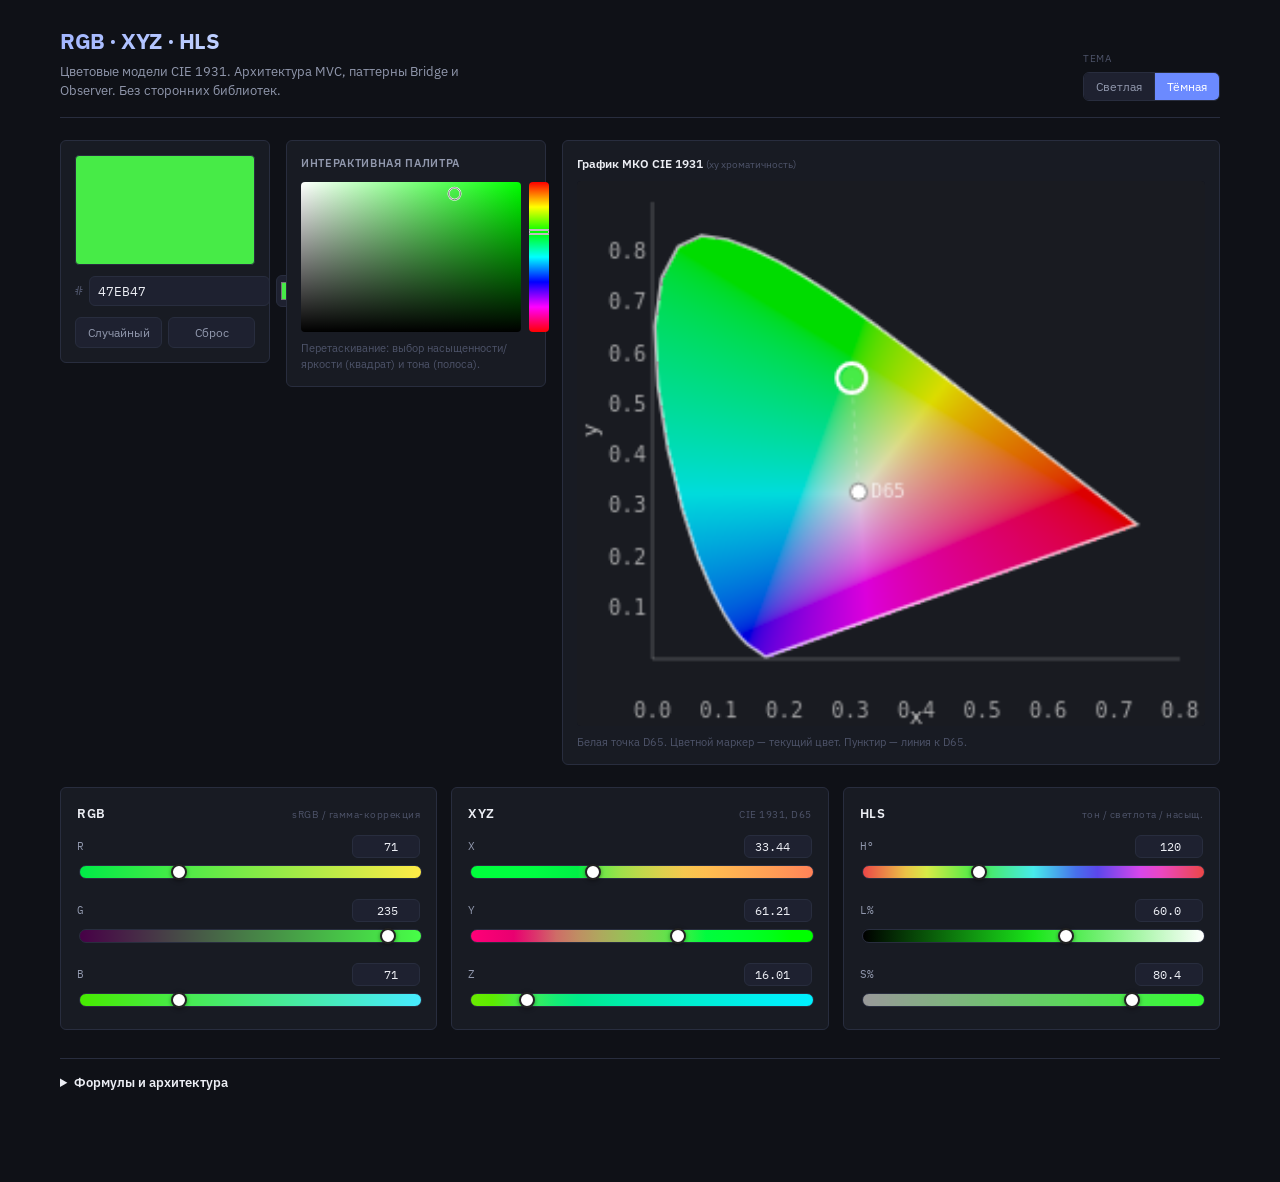
<file: index.html>
<!DOCTYPE html>
<html lang="ru" data-theme="dark">
<head>
<meta charset="UTF-8">
<meta name="viewport" content="width=device-width, initial-scale=1.0">
<title>Цветовые модели RGB · XYZ · HLS — МКО</title>
<meta name="description" content="Интерактивное веб-приложение для работы с цветовыми моделями RGB, XYZ и HLS. Архитектура MVC, паттерны Bridge и Observer. График МКО CIE 1931.">
<link rel="preconnect" href="https://fonts.googleapis.com">
<link href="https://fonts.googleapis.com/css2?family=IBM+Plex+Mono:wght@400;500&family=IBM+Plex+Sans:wght@400;500;600&display=swap" rel="stylesheet">
<link rel="stylesheet" href="css/styles.css">
</head>
<body>
<div class="wrap">

  <header>
    <div class="title-block">
      <h1>RGB · XYZ · HLS</h1>
      <p>Цветовые модели CIE 1931. Архитектура MVC, паттерны Bridge и Observer. Без сторонних библиотек.</p>
    </div>
    <div class="settings">
      <div class="setting">
        <label>Тема</label>
        <div class="seg">
          <button class="segbtn" data-theme="light" id="themeLight">Светлая</button>
          <button class="segbtn active" data-theme="dark" id="themeDark">Тёмная</button>
        </div>
      </div>
    </div>
  </header>

  <!-- ─── Верхняя зона: превью + палитра + МКО ─────────────────────────────── -->
  <div class="top">

    <!-- Превью цвета -->
    <div class="preview-card">
      <div class="swatch" id="swatch"></div>
      <div class="hex-row">
        <span class="hash">#</span>
        <input type="text" id="hexInput" maxlength="6" value="8899DD" title="HEX-код цвета" aria-label="HEX-код">
        <input type="color" id="nativePicker" value="#8899DD" title="Выбор из палитры ОС" aria-label="Пикер цвета">
      </div>
      <div class="btn-row">
        <button class="btn" id="randomBtn">Случайный</button>
        <button class="btn" id="resetBtn">Сброс</button>
      </div>
      <div class="warn-banner" id="gamutWarning">
        ⚠ Цвет вне охвата sRGB — применено ограничение (clipping).
      </div>
    </div>

    <!-- HSV-палитра -->
    <div class="picker-card">
      <div class="picker-title">Интерактивная палитра</div>
      <div class="picker-body">
        <canvas id="svCanvas" width="220" height="150" title="Насыщенность / Яркость"></canvas>
        <div class="hue-col">
          <canvas id="hueCanvas" width="20" height="150" title="Тон"></canvas>
        </div>
      </div>
      <p class="picker-note">Перетаскивание: выбор насыщенности/яркости (квадрат) и тона (полоса).</p>
    </div>

    <!-- График МКО -->
    <div class="cie-card">
      <div class="cie-title">График МКО CIE 1931 <span class="cie-sub">(xy хроматичность)</span></div>
      <canvas id="cieCanvas" width="300" height="260"></canvas>
      <p class="cie-note">Белая точка D65. Цветной маркер — текущий цвет. Пунктир — линия к D65.</p>
    </div>

  </div>

  <!-- ─── Карточки моделей (строятся View) ──────────────────────────────────── -->
  <div class="models" id="modelsGrid"></div>

  <!-- ─── Подвал: формулы ───────────────────────────────────────────────────── -->
  <footer>
    <details>
      <summary>Формулы и архитектура</summary>

      <h3>Паттерн «Мост» (Bridge)</h3>
      <p>
        <strong>Абстракция:</strong> <code>ColorModel</code> — публичный API (геттеры/сеттеры).<br>
        <strong>Реализация:</strong> <code>ColorModelImpl</code> — математика и внутреннее состояние.<br>
        Если заменить реализацию (например, на другой движок), абстракция остаётся без изменений.
      </p>

      <h3>Паттерн «Слушатель» (Observer)</h3>
      <p>
        <strong>Издатель:</strong> <code>ColorModel</code> — испускает событие <code>colorChanged</code> через <code>ColorEventBus</code>.<br>
        <strong>Подписчик:</strong> <code>Controller</code> — вызывает <code>refreshAll()</code> при каждом изменении цвета.<br>
        Model не знает о View и Controller.
      </p>

      <h3>RGB ↔ XYZ (D65, метод Линдблума)</h3>
      <div class="formula">Матрица строится из хроматичностей праймериз sRGB:
  r:(0.64,0.33)  g:(0.30,0.60)  b:(0.15,0.06)
  и белой точки D65 (x=0.31271, y=0.32902).
  Применяется гамма-коррекция sRGB:
    γ→lin: c ≤ 0.04045 → c/12.92, иначе ((c+0.055)/1.055)^2.4
    lin→γ: c ≤ 0.0031308 → c*12.92, иначе 1.055·c^(1/2.4) − 0.055</div>

      <h3>RGB ↔ HLS (секторные формулы)</h3>
      <div class="formula">Нормированный RGB → [0,1]
  max = max(R,G,B), min = min(R,G,B), d = max−min
  L = (max+min)/2
  S = d / (1 − |2L−1|)   (при d≠0)
  H — угол в зависимости от доминирующего канала</div>

      <h3>График МКО CIE 1931</h3>
      <p>
        Диаграмма хроматичности CIE 1931 xy строится на основе таблицы спектрального локуса.
        Каждый пиксель внутри локуса окрашивается по координатам xy (при Y=1) через матрицу XYZ→sRGB.
        Текущий цвет отображается маркером; пунктир соединяет его с белой точкой D65.
      </p>
    </details>
  </footer>

</div>

<!-- MVC-слои: Model → View → Controller → Tests -->
<script src="js/model.js"></script>
<script src="js/view.js"></script>
<script src="js/controller.js"></script>
<script src="js/tests.js"></script>

</body>
</html>
</file>
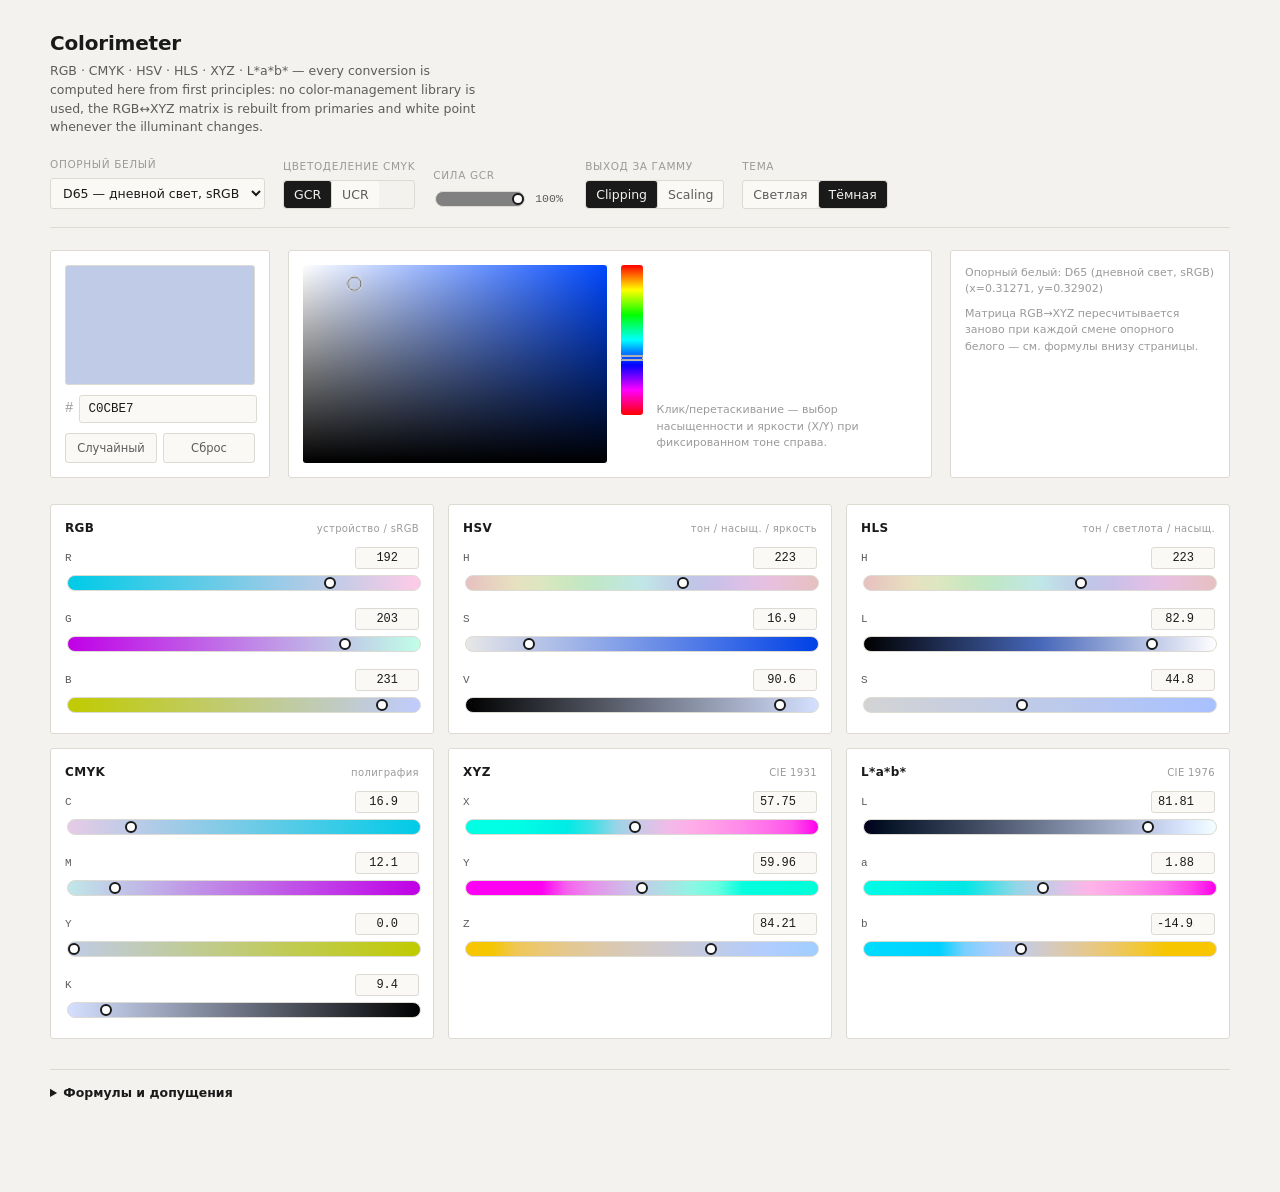
<file: color-models-old.html>
<!DOCTYPE html>
<html lang="ru">
<head>
<meta charset="UTF-8">
<meta name="viewport" content="width=device-width, initial-scale=1.0">
<title>Colorimeter — RGB · CMYK · HSV · HLS · XYZ · LAB</title>
<style>
:root{
  --bg:#121317;
  --panel:#191b21;
  --panel-2:#1f222a;
  --line:#2b2f3a;
  --text:#eceef2;
  --text-dim:#9aa0ad;
  --text-faint:#666c7a;
  --accent:#e0e0e0;
  --warn:#e2a63c;
  --warn-bg:#2c2413;
  --mono: "IBM Plex Mono", "SFMono-Regular", Consolas, monospace;
  --sans: "IBM Plex Sans", "Segoe UI", system-ui, sans-serif;
  --radius: 3px;
}
@media (prefers-color-scheme: light){
  :root:not([data-theme="dark"]){
    --bg:#f3f2ee;
    --panel:#ffffff;
    --panel-2:#faf9f6;
    --line:#dcdad3;
    --text:#1a1a1a;
    --text-dim:#5c5c5c;
    --text-faint:#9a9a9a;
    --warn:#8a5a00;
    --warn-bg:#fbf0d9;
  }
}
:root[data-theme="light"]{
  --bg:#f3f2ee;
  --panel:#ffffff;
  --panel-2:#faf9f6;
  --line:#dcdad3;
  --text:#1a1a1a;
  --text-dim:#5c5c5c;
  --text-faint:#9a9a9a;
  --warn:#8a5a00;
  --warn-bg:#fbf0d9;
}
*{box-sizing:border-box;}
html,body{margin:0;padding:0;}
body{
  background:var(--bg);
  color:var(--text);
  font-family:var(--sans);
  font-size:14px;
  line-height:1.5;
  padding:28px 20px 80px;
}
@font-face{}
.wrap{max-width:1180px;margin:0 auto;}

/* ---------- header ---------- */
header{
  display:flex;
  flex-wrap:wrap;
  justify-content:space-between;
  align-items:flex-end;
  gap:20px;
  border-bottom:1px solid var(--line);
  padding-bottom:18px;
  margin-bottom:22px;
}
.title-block h1{
  font-size:20px;
  font-weight:600;
  margin:0 0 4px;
  letter-spacing:-0.01em;
}
.title-block p{
  margin:0;
  color:var(--text-dim);
  font-size:12.5px;
  max-width:56ch;
}
.settings{
  display:flex;
  gap:18px;
  flex-wrap:wrap;
  align-items:flex-end;
}
.setting{
  display:flex;
  flex-direction:column;
  gap:5px;
}
.setting label{
  font-size:10.5px;
  color:var(--text-faint);
  text-transform:uppercase;
  letter-spacing:.06em;
}
select, .segbtn, input[type=text]{
  font-family:var(--sans);
  font-size:12.5px;
  color:var(--text);
  background:var(--panel-2);
  border:1px solid var(--line);
  border-radius:var(--radius);
  padding:6px 8px;
}
.seg{display:flex;border:1px solid var(--line);border-radius:var(--radius);overflow:hidden;}
.segbtn{border:none;border-right:1px solid var(--line);cursor:pointer;background:var(--panel-2);color:var(--text-dim);padding:6px 10px;}
.segbtn:last-child{border-right:none;}
.segbtn.active{background:var(--text);color:var(--bg);}
.amount-row{display:flex;align-items:center;gap:8px;}
.amount-row input[type=range]{width:90px;}
.amount-row span{font-family:var(--mono);font-size:11.5px;color:var(--text-dim);width:32px;}

/* ---------- top: preview + picker ---------- */
.top{
  display:grid;
  grid-template-columns: 220px 1fr 280px;
  gap:18px;
  margin-bottom:26px;
}
@media (max-width:900px){ .top{grid-template-columns:1fr;} }

.preview-card{
  background:var(--panel);
  border:1px solid var(--line);
  border-radius:var(--radius);
  padding:14px;
  display:flex;
  flex-direction:column;
  gap:10px;
}
.swatch{
  height:120px;
  border-radius:var(--radius);
  border:1px solid var(--line);
  position:relative;
}
.hex-row{display:flex;gap:6px;align-items:center;}
.hex-row input{flex:1;font-family:var(--mono);}
.hex-row .hash{color:var(--text-faint);font-family:var(--mono);}
.btn-row{display:flex;gap:6px;}
.btn{
  flex:1;
  font-family:var(--sans);
  font-size:11.5px;
  padding:7px 8px;
  background:var(--panel-2);
  border:1px solid var(--line);
  color:var(--text-dim);
  border-radius:var(--radius);
  cursor:pointer;
}
.btn:hover{color:var(--text);border-color:var(--text-faint);}

.picker-card{
  background:var(--panel);
  border:1px solid var(--line);
  border-radius:var(--radius);
  padding:14px;
  display:flex;
  gap:14px;
  align-items:stretch;
}
#svCanvas{border-radius:var(--radius);cursor:crosshair;touch-action:none;}
.hue-col{display:flex;flex-direction:column;align-items:center;gap:6px;}
#hueCanvas{border-radius:var(--radius);cursor:pointer;touch-action:none;}
.picker-note{color:var(--text-faint);font-size:11px;margin-top:6px;}

.warn-card{
  background:var(--panel);
  border:1px solid var(--line);
  border-radius:var(--radius);
  padding:14px;
  font-size:12px;
  color:var(--text-dim);
  display:flex;
  flex-direction:column;
  gap:8px;
}
.warn-banner{
  display:none;
  background:var(--warn-bg);
  border:1px solid var(--warn);
  color:var(--warn);
  border-radius:var(--radius);
  padding:8px 10px;
  font-size:11.5px;
  line-height:1.4;
}
.warn-banner.show{display:block;}
.illum-note{font-size:11px;color:var(--text-faint);}

/* ---------- models grid ---------- */
.models{
  display:grid;
  grid-template-columns:repeat(3, 1fr);
  gap:14px;
}
@media (max-width:900px){ .models{grid-template-columns:repeat(2,1fr);} }
@media (max-width:600px){ .models{grid-template-columns:1fr;} }

.model-card{
  background:var(--panel);
  border:1px solid var(--line);
  border-radius:var(--radius);
  padding:14px;
}
.model-card h2{
  font-size:12px;
  font-weight:600;
  margin:0 0 10px;
  letter-spacing:.03em;
  color:var(--text);
  display:flex;
  justify-content:space-between;
  align-items:baseline;
}
.model-card h2 small{font-size:10px;font-weight:400;color:var(--text-faint);}
.channel{margin-bottom:11px;}
.channel:last-child{margin-bottom:0;}
.channel-head{
  display:flex;
  justify-content:space-between;
  align-items:center;
  margin-bottom:4px;
}
.channel-head label{font-size:11px;color:var(--text-dim);font-family:var(--mono);}
.channel-head input[type=number]{
  width:64px;
  font-family:var(--mono);
  font-size:12px;
  background:var(--panel-2);
  border:1px solid var(--line);
  color:var(--text);
  border-radius:var(--radius);
  padding:3px 5px;
  text-align:right;
}
input[type=range]{
  -webkit-appearance:none;
  appearance:none;
  width:100%;
  height:16px;
  border-radius:8px;
  background:#808080;
  border:1px solid var(--line);
}
input[type=range]::-webkit-slider-thumb{
  -webkit-appearance:none;
  width:12px;height:12px;border-radius:50%;
  background:#fff;
  border:2px solid #1a1a1a;
  margin-top:0;
  cursor:pointer;
}
input[type=range]::-moz-range-thumb{
  width:12px;height:12px;border-radius:50%;
  background:#fff;border:2px solid #1a1a1a;cursor:pointer;
}

footer{
  margin-top:30px;
  border-top:1px solid var(--line);
  padding-top:14px;
}
details{color:var(--text-dim);font-size:12px;}
summary{cursor:pointer;color:var(--text);font-size:12.5px;font-weight:600;margin-bottom:8px;}
.formula{
  font-family:var(--mono);
  background:var(--panel-2);
  border:1px solid var(--line);
  border-radius:var(--radius);
  padding:8px 10px;
  margin:6px 0;
  font-size:11.5px;
  white-space:pre-wrap;
  color:var(--text);
}
footer h3{font-size:12px;color:var(--text);margin:16px 0 4px;}
footer p{margin:4px 0;font-size:12px;}
</style>
</head>
<body>
<div class="wrap">

  <header>
    <div class="title-block">
      <h1>Colorimeter</h1>
      <p>RGB · CMYK · HSV · HLS · XYZ · L*a*b* — every conversion is computed here from first principles: no color-management library is used, the RGB↔XYZ matrix is rebuilt from primaries and white point whenever the illuminant changes.</p>
    </div>
    <div class="settings">
      <div class="setting">
        <label>Опорный белый</label>
        <select id="illuminant">
          <option value="D65">D65 — дневной свет, sRGB</option>
          <option value="D50">D50 — полиграфия</option>
          <option value="E">E — равноэнергетический</option>
        </select>
      </div>
      <div class="setting">
        <label>Цветоделение CMYK</label>
        <div class="seg">
          <button class="segbtn active" data-algo="GCR">GCR</button>
          <button class="segbtn" data-algo="UCR">UCR</button>
        </div>
      </div>
      <div class="setting">
        <label id="amountLabel">Сила GCR</label>
        <div class="amount-row">
          <input type="range" id="cmykAmount" min="0" max="100" value="100">
          <span id="cmykAmountVal">100%</span>
        </div>
      </div>
      <div class="setting">
        <label>Выход за гамму</label>
        <div class="seg">
          <button class="segbtn active" data-gamut="clip">Clipping</button>
          <button class="segbtn" data-gamut="scale">Scaling</button>
        </div>
      </div>
      <div class="setting">
        <label>Тема</label>
        <div class="seg">
          <button class="segbtn" data-theme="light">Светлая</button>
          <button class="segbtn active" data-theme="dark">Тёмная</button>
        </div>
      </div>
    </div>
  </header>

  <div class="top">
    <div class="preview-card">
      <div class="swatch" id="swatch"></div>
      <div class="hex-row"><span class="hash">#</span><input type="text" id="hexInput" maxlength="6" value="8899DD"></div>
      <div class="btn-row">
        <button class="btn" id="randomBtn">Случайный</button>
        <button class="btn" id="resetBtn">Сброс</button>
      </div>
    </div>

    <div class="picker-card">
      <canvas id="svCanvas" width="230" height="150"></canvas>
      <div class="hue-col">
        <canvas id="hueCanvas" width="22" height="150"></canvas>
      </div>
      <div style="align-self:flex-end;">
        <p class="picker-note">Клик/перетаскивание — выбор насыщенности и яркости (X/Y) при фиксированном тоне справа.</p>
      </div>
    </div>

    <div class="warn-card">
      <div class="warn-banner" id="gamutWarning">⚠ Цвет вне цветового охвата RGB для выбранного опорного белого — применена коррекция (<span id="gamutStrategyLabel">clipping</span>).</div>
      <div class="illum-note" id="whiteInfo"></div>
      <div class="illum-note">Матрица RGB→XYZ пересчитывается заново при каждой смене опорного белого — см. формулы внизу страницы.</div>
    </div>
  </div>

  <div class="models" id="modelsGrid"></div>

  <footer>
    <details>
      <summary>Формулы и допущения</summary>
      <h3>RGB → XYZ</h3>
      <p>Матрица не захардкожена: она строится из хроматичностей праймериз sRGB (R 0.6400/0.3300, G 0.3000/0.6000, B 0.1500/0.0600) и точки белого выбранного стандарта освещения методом Брюса Линдблума (решение M·S=W, затем масштабирование столбцов на S). При смене освещения меняется только W — матрица пересчитывается на лету.</p>
      <div class="formula">Xr=xr/yr, Zr=(1-xr-yr)/yr  (аналогично для G,B)
M = [[Xr,Xg,Xb],[1,1,1],[Zr,Zg,Zb]]
S = M⁻¹ · [Xw,Yw,Zw]ᵀ
N = [Xr·Sr, Xg·Sg, Xb·Sb; Sr,Sg,Sb; Zr·Sr,Zg·Sg,Zb·Sb]
[X,Y,Z] = N · [Rlin,Glin,Blin],  Rlin из sRGB через гамма-функцию</div>
      <h3>XYZ ↔ L*a*b*</h3>
      <div class="formula">f(t) = t^(1/3)         если t > (6/29)³
f(t) = t/(3·(6/29)²) + 4/29   иначе
L* = 116·f(Y/Yn) − 16
a* = 500·(f(X/Xn) − f(Y/Yn))
b* = 200·(f(Y/Yn) − f(Z/Zn))</div>
      <p>Xn,Yn,Zn — координаты выбранного опорного белого (тот же пересчитываемый набор, Yn=100).</p>
      <h3>RGB ↔ HSV / HLS</h3>
      <p>Стандартные секторные формулы по max/min каналов gamma-corrected RGB (0..1), без изменений.</p>
      <h3>RGB → CMYK</h3>
      <div class="formula">C0=1−R, M0=1−G, Y0=1−B   (0..1)
GCR: K=min(C0,M0,Y0)·amount;  C=(C0−K)/(1−K), ...
UCR: K=min(C0,M0,Y0)·amount;  C=max(0, C0−K), ...   (без ренормировки — чернее в тенях, менее «вымыты» света)
CMYK→RGB: R=(1−C)(1−K), ...</div>
      <p>GCR заменяет серую составляющую чёрным по всему диапазону тонов; UCR — только убирает часть CMY, не перераспределяя её в K пропорционально, что даёт более узкую, теневую коррекцию. Ползунок «сила» — доля K, которая реально применяется (0–100%).</p>
      <h3>Выход за цветовой охват (XYZ/LAB → RGB)</h3>
      <div class="formula">Clipping: v' = clamp(v, 0, 1)
Scaling:  lo=min(0,R,G,B), hi=max(1,R,G,B); v' = (v−lo)/(hi−lo)</div>
      <p>Предупреждение показывается, если хотя бы один линейный канал до коррекции выходил за [0,1].</p>
    </details>
  </footer>

</div>

<script>
(function(){
"use strict";

/* ===================== math helpers ===================== */
function clamp(v,a,b){return Math.min(b,Math.max(a,v));}

function invert3x3(m){
  var a=m[0][0],b=m[0][1],c=m[0][2],
      d=m[1][0],e=m[1][1],f=m[1][2],
      g=m[2][0],h=m[2][1],i=m[2][2];
  var A=(e*i-f*h), B=-(d*i-f*g), C=(d*h-e*g);
  var D=-(b*i-c*h), E=(a*i-c*g), F=-(a*h-b*g);
  var G=(b*f-c*e), H=-(a*f-c*d), I=(a*e-b*d);
  var det = a*A + b*B + c*C;
  if(Math.abs(det) < 1e-12) det = 1e-12;
  return [
    [A/det, D/det, G/det],
    [B/det, E/det, H/det],
    [C/det, F/det, I/det]
  ];
}
function matVec3(m,v){
  return [
    m[0][0]*v[0]+m[0][1]*v[1]+m[0][2]*v[2],
    m[1][0]*v[0]+m[1][1]*v[1]+m[1][2]*v[2],
    m[2][0]*v[0]+m[2][1]*v[1]+m[2][2]*v[2]
  ];
}

/* sRGB transfer function */
function srgbToLinear(c){
  return c<=0.04045 ? c/12.92 : Math.pow((c+0.055)/1.055, 2.4);
}
function linearToSrgb(c){
  c = clamp(c,0,1);
  return c<=0.0031308 ? c*12.92 : 1.055*Math.pow(c,1/2.4)-0.055;
}

/* chromaticity xy (+Y) -> XYZ */
function xyToXYZ(x,y,Y){
  Y = Y===undefined?1:Y;
  return [ (x/y)*Y, Y, ((1-x-y)/y)*Y ];
}

var PRIMARIES = {
  r:{x:0.6400,y:0.3300},
  g:{x:0.3000,y:0.6000},
  b:{x:0.1500,y:0.0600}
};
var WHITES = {
  D65:{x:0.31271,y:0.32902, label:"D65 (дневной свет, sRGB)"},
  D50:{x:0.34567,y:0.35850, label:"D50 (полиграфия)"},
  E:  {x:1/3,    y:1/3,     label:"E (равноэнергетический)"}
};

/* build RGB(lin)->XYZ matrix from primaries + white point (Bruce Lindbloom method) */
function buildRGBtoXYZMatrix(whiteKey){
  var w = WHITES[whiteKey];
  var Xr=PRIMARIES.r.x/PRIMARIES.r.y, Zr=(1-PRIMARIES.r.x-PRIMARIES.r.y)/PRIMARIES.r.y;
  var Xg=PRIMARIES.g.x/PRIMARIES.g.y, Zg=(1-PRIMARIES.g.x-PRIMARIES.g.y)/PRIMARIES.g.y;
  var Xb=PRIMARIES.b.x/PRIMARIES.b.y, Zb=(1-PRIMARIES.b.x-PRIMARIES.b.y)/PRIMARIES.b.y;
  var M = [
    [Xr, Xg, Xb],
    [1,  1,  1 ],
    [Zr, Zg, Zb]
  ];
  var W = xyToXYZ(w.x, w.y, 1);
  var S = matVec3(invert3x3(M), W);
  var N = [
    [Xr*S[0], Xg*S[1], Xb*S[2]],
    [1 *S[0], 1 *S[1], 1 *S[2]],
    [Zr*S[0], Zg*S[1], Zb*S[2]]
  ];
  return N;
}

/* ===================== global state ===================== */
var state = {
  linR:0.53, linG:0.60, linB:0.80,  // canonical: linear RGB, always kept within [0,1]
  illuminant:"D65",
  cmykAlgo:"GCR",
  cmykAmount:1.0,
  gamutStrategy:"clip"
};
var mats = {N:null, Ninv:null, white:null};

function rebuildMatrices(){
  mats.N = buildRGBtoXYZMatrix(state.illuminant);
  mats.Ninv = invert3x3(mats.N);
  mats.white = xyToXYZ(WHITES[state.illuminant].x, WHITES[state.illuminant].y, 100);
}

/* gamut mapping on a linear rgb triple -> {r,g,b,outOfGamut} still linear [0,1]-ish */
function mapGamut(r,g,b,strategy){
  var out = (r<0||r>1||g<0||g>1||b<0||b>1);
  if(!out) return {r:r,g:g,b:b,outOfGamut:false};
  if(strategy==="clip"){
    return {r:clamp(r,0,1), g:clamp(g,0,1), b:clamp(b,0,1), outOfGamut:true};
  } else {
    var lo = Math.min(0,r,g,b), hi = Math.max(1,r,g,b);
    var span = (hi-lo)||1;
    return {r:(r-lo)/span, g:(g-lo)/span, b:(b-lo)/span, outOfGamut:true};
  }
}

/* ===================== forward conversions from canonical linear RGB ===================== */
function getRGB255(){
  return [
    Math.round(linearToSrgb(state.linR)*255),
    Math.round(linearToSrgb(state.linG)*255),
    Math.round(linearToSrgb(state.linB)*255)
  ];
}
function rgb255ToHSV(r,g,b){
  r/=255; g/=255; b/=255;
  var max=Math.max(r,g,b), min=Math.min(r,g,b), d=max-min;
  var h=0;
  if(d!==0){
    if(max===r) h=60*(((g-b)/d)%6);
    else if(max===g) h=60*((b-r)/d+2);
    else h=60*((r-g)/d+4);
  }
  if(h<0) h+=360;
  var s = max===0?0:d/max;
  return [h, s*100, max*100];
}
function hsvToRGB255(h,s,v){
  s/=100; v/=100;
  var c=v*s, x=c*(1-Math.abs((h/60)%2-1)), m=v-c, r,g,b;
  if(h<60){r=c;g=x;b=0;} else if(h<120){r=x;g=c;b=0;} else if(h<180){r=0;g=c;b=x;}
  else if(h<240){r=0;g=x;b=c;} else if(h<300){r=x;g=0;b=c;} else {r=c;g=0;b=x;}
  return [Math.round((r+m)*255), Math.round((g+m)*255), Math.round((b+m)*255)];
}
function rgb255ToHLS(r,g,b){
  r/=255; g/=255; b/=255;
  var max=Math.max(r,g,b), min=Math.min(r,g,b), d=max-min;
  var l=(max+min)/2, h=0, s=0;
  if(d!==0){
    s = d/(1-Math.abs(2*l-1));
    if(max===r) h=60*(((g-b)/d)%6);
    else if(max===g) h=60*((b-r)/d+2);
    else h=60*((r-g)/d+4);
    if(h<0) h+=360;
  }
  return [h, l*100, s*100];
}
function hlsToRGB255(h,l,s){
  l/=100; s/=100;
  var c=(1-Math.abs(2*l-1))*s, x=c*(1-Math.abs((h/60)%2-1)), m=l-c/2, r,g,b;
  if(h<60){r=c;g=x;b=0;} else if(h<120){r=x;g=c;b=0;} else if(h<180){r=0;g=c;b=x;}
  else if(h<240){r=0;g=x;b=c;} else if(h<300){r=x;g=0;b=c;} else {r=c;g=0;b=x;}
  return [Math.round((r+m)*255), Math.round((g+m)*255), Math.round((b+m)*255)];
}
function rgb255ToCMYK(r,g,b,algo,amount){
  var C0=1-r/255, M0=1-g/255, Y0=1-b/255;
  var Kraw = Math.min(C0,M0,Y0);
  var K = Kraw*amount;
  var C,M,Y;
  if(algo==="GCR"){
    var denom = 1-K;
    C = denom>1e-6 ? (C0-K)/denom : 0;
    M = denom>1e-6 ? (M0-K)/denom : 0;
    Y = denom>1e-6 ? (Y0-K)/denom : 0;
  } else { // UCR
    C = C0-K; M = M0-K; Y = Y0-K;
  }
  return [clamp(C,0,1)*100, clamp(M,0,1)*100, clamp(Y,0,1)*100, clamp(K,0,1)*100];
}
function cmykToRGB255(c,m,y,k){
  c/=100; m/=100; y/=100; k/=100;
  var r=(1-c)*(1-k), g=(1-m)*(1-k), b=(1-y)*(1-k);
  return [Math.round(r*255), Math.round(g*255), Math.round(b*255)];
}
function linearRGBtoXYZ100(){
  var v = matVec3(mats.N, [state.linR, state.linG, state.linB]);
  return [v[0]*100, v[1]*100, v[2]*100];
}
function fLab(t){
  var d = 6/29;
  return t > d*d*d ? Math.cbrt(t) : t/(3*d*d) + 4/29;
}
function finvLab(t){
  var d = 6/29;
  return t > d ? t*t*t : 3*d*d*(t-4/29);
}
function xyz100ToLab(X,Y,Z){
  var xr=X/mats.white[0], yr=Y/mats.white[1], zr=Z/mats.white[2];
  var fx=fLab(xr), fy=fLab(yr), fz=fLab(zr);
  return [116*fy-16, 500*(fx-fy), 200*(fy-fz)];
}
function labToXyz100(L,a,b){
  var fy=(L+16)/116, fx=fy+a/500, fz=fy-b/200;
  return [ finvLab(fx)*mats.white[0], finvLab(fy)*mats.white[1], finvLab(fz)*mats.white[2] ];
}

/* ===================== setters: model values -> canonical linear RGB ===================== */
var lastOutOfGamut = false;

function setFromRGB255(r,g,b){
  state.linR = srgbToLinear(clamp(r,0,255)/255);
  state.linG = srgbToLinear(clamp(g,0,255)/255);
  state.linB = srgbToLinear(clamp(b,0,255)/255);
  lastOutOfGamut = false;
}
function setFromHSV(h,s,v){
  var rgb = hsvToRGB255(h,s,v);
  setFromRGB255(rgb[0],rgb[1],rgb[2]);
}
function setFromHLS(h,l,s){
  var rgb = hlsToRGB255(h,l,s);
  setFromRGB255(rgb[0],rgb[1],rgb[2]);
}
function setFromCMYK(c,m,y,k){
  var rgb = cmykToRGB255(c,m,y,k);
  setFromRGB255(rgb[0],rgb[1],rgb[2]);
}
function setFromXYZ100(X,Y,Z){
  var lin = matVec3(mats.Ninv, [X/100, Y/100, Z/100]);
  var mapped = mapGamut(lin[0],lin[1],lin[2],state.gamutStrategy);
  state.linR=mapped.r; state.linG=mapped.g; state.linB=mapped.b;
  lastOutOfGamut = mapped.outOfGamut;
}
function setFromLab(L,a,b){
  var xyz = labToXyz100(L,a,b);
  setFromXYZ100(xyz[0],xyz[1],xyz[2]);
}

/* ===================== model registry ===================== */
var MODELS = [
  {
    key:"RGB", title:"RGB", sub:"устройство / sRGB",
    channels:[
      {label:"R", min:0, max:255, step:1, decimals:0},
      {label:"G", min:0, max:255, step:1, decimals:0},
      {label:"B", min:0, max:255, step:1, decimals:0}
    ],
    get: function(){ return getRGB255(); },
    set: function(v){ setFromRGB255(v[0],v[1],v[2]); }
  },
  {
    key:"HSV", title:"HSV", sub:"тон / насыщ. / яркость",
    channels:[
      {label:"H", min:0, max:360, step:1, decimals:0},
      {label:"S", min:0, max:100, step:0.1, decimals:1},
      {label:"V", min:0, max:100, step:0.1, decimals:1}
    ],
    get: function(){ var c=getRGB255(); return rgb255ToHSV(c[0],c[1],c[2]); },
    set: function(v){ setFromHSV(v[0],v[1],v[2]); }
  },
  {
    key:"HLS", title:"HLS", sub:"тон / светлота / насыщ.",
    channels:[
      {label:"H", min:0, max:360, step:1, decimals:0},
      {label:"L", min:0, max:100, step:0.1, decimals:1},
      {label:"S", min:0, max:100, step:0.1, decimals:1}
    ],
    get: function(){ var c=getRGB255(); return rgb255ToHLS(c[0],c[1],c[2]); },
    set: function(v){ setFromHLS(v[0],v[1],v[2]); }
  },
  {
    key:"CMYK", title:"CMYK", sub:"полиграфия",
    channels:[
      {label:"C", min:0, max:100, step:0.1, decimals:1},
      {label:"M", min:0, max:100, step:0.1, decimals:1},
      {label:"Y", min:0, max:100, step:0.1, decimals:1},
      {label:"K", min:0, max:100, step:0.1, decimals:1}
    ],
    get: function(){ var c=getRGB255(); return rgb255ToCMYK(c[0],c[1],c[2],state.cmykAlgo,state.cmykAmount); },
    set: function(v){ setFromCMYK(v[0],v[1],v[2],v[3]); }
  },
  {
    key:"XYZ", title:"XYZ", sub:"CIE 1931",
    channels:[
      {label:"X", min:0, max:120, step:0.1, decimals:2},
      {label:"Y", min:0, max:120, step:0.1, decimals:2},
      {label:"Z", min:0, max:120, step:0.1, decimals:2}
    ],
    get: function(){ return linearRGBtoXYZ100(); },
    set: function(v){ setFromXYZ100(v[0],v[1],v[2]); }
  },
  {
    key:"LAB", title:"L*a*b*", sub:"CIE 1976",
    channels:[
      {label:"L", min:0, max:100, step:0.1, decimals:2},
      {label:"a", min:-128, max:127, step:0.1, decimals:2},
      {label:"b", min:-128, max:127, step:0.1, decimals:2}
    ],
    get: function(){ var xyz=linearRGBtoXYZ100(); return xyz100ToLab(xyz[0],xyz[1],xyz[2]); },
    set: function(v){ setFromLab(v[0],v[1],v[2]); }
  }
];

/* ===================== DOM build ===================== */
var grid = document.getElementById("modelsGrid");
MODELS.forEach(function(model){
  var card = document.createElement("div");
  card.className = "model-card";
  var h2 = document.createElement("h2");
  h2.innerHTML = model.title + " <small>"+model.sub+"</small>";
  card.appendChild(h2);
  model.rows = [];
  model.channels.forEach(function(ch, idx){
    var row = document.createElement("div");
    row.className = "channel";
    var head = document.createElement("div");
    head.className = "channel-head";
    var lab = document.createElement("label");
    lab.textContent = ch.label;
    var num = document.createElement("input");
    num.type = "number";
    num.min = ch.min; num.max = ch.max; num.step = ch.step;
    head.appendChild(lab); head.appendChild(num);
    var slider = document.createElement("input");
    slider.type = "range";
    slider.min = ch.min; slider.max = ch.max; slider.step = ch.step;
    row.appendChild(head); row.appendChild(slider);
    card.appendChild(row);
    model.rows.push({num:num, slider:slider});

    function onEdit(rawVal){
      var vals = model.rows.map(function(r,i){
        return i===idx ? rawVal : parseFloat(r.num.value);
      });
      model.set(vals);
      refreshAll(model.key);
    }
    num.addEventListener("input", function(){ onEdit(parseFloat(num.value)||0); });
    slider.addEventListener("input", function(){ onEdit(parseFloat(slider.value)); });
  });
  grid.appendChild(card);
});

/* ===================== gradient generation for sliders ===================== */
function toCssColor(rgb255){
  return "rgb("+clamp(Math.round(rgb255[0]),0,255)+","+clamp(Math.round(rgb255[1]),0,255)+","+clamp(Math.round(rgb255[2]),0,255)+")";
}
function modelValuesToRGB255(model, vals){
  // preview-only conversion: mirrors model.set()'s path but returns display rgb without touching state
  switch(model.key){
    case "RGB": return [vals[0],vals[1],vals[2]];
    case "HSV": return hsvToRGB255(vals[0],vals[1],vals[2]);
    case "HLS": return hlsToRGB255(vals[0],vals[1],vals[2]);
    case "CMYK": return cmykToRGB255(vals[0],vals[1],vals[2],vals[3]);
    case "XYZ": {
      var lin = matVec3(mats.Ninv, [vals[0]/100, vals[1]/100, vals[2]/100]);
      var g = mapGamut(lin[0],lin[1],lin[2],state.gamutStrategy);
      return [linearToSrgb(g.r)*255, linearToSrgb(g.g)*255, linearToSrgb(g.b)*255];
    }
    case "LAB": {
      var xyz = labToXyz100(vals[0],vals[1],vals[2]);
      var lin2 = matVec3(mats.Ninv, [xyz[0]/100, xyz[1]/100, xyz[2]/100]);
      var g2 = mapGamut(lin2[0],lin2[1],lin2[2],state.gamutStrategy);
      return [linearToSrgb(g2.r)*255, linearToSrgb(g2.g)*255, linearToSrgb(g2.b)*255];
    }
  }
}
function updateSliderGradients(){
  MODELS.forEach(function(model){
    var current = model.get();
    model.channels.forEach(function(ch, idx){
      var stops = [];
      var STEPS = 14;
      for(var i=0;i<=STEPS;i++){
        var t = ch.min + (ch.max-ch.min)*i/STEPS;
        var vals = current.slice();
        vals[idx] = t;
        var rgb = modelValuesToRGB255(model, vals);
        stops.push(toCssColor(rgb));
      }
      model.rows[idx].slider.style.background = "linear-gradient(90deg,"+stops.join(",")+")";
    });
  });
}

/* ===================== refresh loop ===================== */
function refreshFields(skipKey){
  MODELS.forEach(function(model){
    if(model.key===skipKey) return;
    var vals = model.get();
    model.rows.forEach(function(row, idx){
      var ch = model.channels[idx];
      var v = vals[idx];
      row.num.value = ch.decimals===0 ? Math.round(v) : v.toFixed(ch.decimals);
      row.slider.value = v;
    });
  });
  // also refresh the editing model's own display (rounded) for consistency, but not while typing
}
function refreshEditedFieldsDisplay(key){
  var model = MODELS.filter(function(m){return m.key===key;})[0];
  if(!model) return;
  var vals = model.get();
  model.rows.forEach(function(row, idx){
    var ch = model.channels[idx];
    row.slider.value = vals[idx];
  });
}
function refreshPreview(){
  var rgb = getRGB255();
  var css = toCssColor(rgb);
  document.getElementById("swatch").style.background = css;
  var hex = rgb.map(function(c){return clamp(Math.round(c),0,255).toString(16).padStart(2,"0");}).join("");
  document.getElementById("hexInput").value = hex.toUpperCase();
  document.getElementById("gamutWarning").classList.toggle("show", lastOutOfGamut);
  var w = WHITES[state.illuminant];
  document.getElementById("whiteInfo").textContent = "Опорный белый: "+w.label+"  (x="+w.x.toFixed(5)+", y="+w.y.toFixed(5)+")";
  drawPickers();
}
function refreshAll(editedKey){
  refreshFields(editedKey);
  if(editedKey) refreshEditedFieldsDisplay(editedKey);
  updateSliderGradients();
  refreshPreview();
}

/* ===================== SV / Hue picker ===================== */
var svCanvas = document.getElementById("svCanvas"), svCtx = svCanvas.getContext("2d");
var hueCanvas = document.getElementById("hueCanvas"), hueCtx = hueCanvas.getContext("2d");

function drawPickers(){
  var rgb = getRGB255();
  var hsv = rgb255ToHSV(rgb[0],rgb[1],rgb[2]);
  var h=hsv[0], s=hsv[1], v=hsv[2];

  // SV square for current hue
  var w=svCanvas.width, hgt=svCanvas.height;
  var base = hsvToRGB255(h,100,100);
  svCtx.clearRect(0,0,w,hgt);
  var gradW = svCtx.createLinearGradient(0,0,w,0);
  gradW.addColorStop(0,"#ffffff");
  gradW.addColorStop(1, toCssColor(base));
  svCtx.fillStyle = gradW; svCtx.fillRect(0,0,w,hgt);
  var gradB = svCtx.createLinearGradient(0,0,0,hgt);
  gradB.addColorStop(0,"rgba(0,0,0,0)");
  gradB.addColorStop(1,"#000000");
  svCtx.fillStyle = gradB; svCtx.fillRect(0,0,w,hgt);
  var mx = (s/100)*w, my = (1-v/100)*hgt;
  svCtx.beginPath(); svCtx.arc(mx,my,5,0,7); svCtx.strokeStyle="#fff"; svCtx.lineWidth=2; svCtx.stroke();
  svCtx.beginPath(); svCtx.arc(mx,my,5,0,7); svCtx.strokeStyle="rgba(0,0,0,.6)"; svCtx.lineWidth=1; svCtx.stroke();

  // Hue strip
  var hw=hueCanvas.width, hh=hueCanvas.height;
  var gradH = hueCtx.createLinearGradient(0,0,0,hh);
  for(var i=0;i<=6;i++){
    var hue = i*60;
    var c = hsvToRGB255(hue,100,100);
    gradH.addColorStop(i/6, toCssColor(c));
  }
  hueCtx.clearRect(0,0,hw,hh);
  hueCtx.fillStyle = gradH; hueCtx.fillRect(0,0,hw,hh);
  var my2 = (h/360)*hh;
  hueCtx.strokeStyle="#fff"; hueCtx.lineWidth=2;
  hueCtx.strokeRect(0,my2-2,hw,4);
  hueCtx.strokeStyle="rgba(0,0,0,.6)"; hueCtx.lineWidth=1;
  hueCtx.strokeRect(0,my2-2,hw,4);
}

var draggingSV=false, draggingHue=false;
function svPointer(e){
  var rect = svCanvas.getBoundingClientRect();
  var x = clamp((e.clientX-rect.left)/rect.width,0,1);
  var y = clamp((e.clientY-rect.top)/rect.height,0,1);
  var rgb=getRGB255(); var hsv=rgb255ToHSV(rgb[0],rgb[1],rgb[2]);
  setFromHSV(hsv[0], x*100, (1-y)*100);
  refreshAll(null);
}
function huePointer(e){
  var rect = hueCanvas.getBoundingClientRect();
  var y = clamp((e.clientY-rect.top)/rect.height,0,1);
  var rgb=getRGB255(); var hsv=rgb255ToHSV(rgb[0],rgb[1],rgb[2]);
  setFromHSV(y*360, hsv[1], hsv[2]);
  refreshAll(null);
}
svCanvas.addEventListener("mousedown", function(e){draggingSV=true; svPointer(e);});
window.addEventListener("mousemove", function(e){ if(draggingSV) svPointer(e); if(draggingHue) huePointer(e); });
window.addEventListener("mouseup", function(){draggingSV=false; draggingHue=false;});
hueCanvas.addEventListener("mousedown", function(e){draggingHue=true; huePointer(e);});
svCanvas.addEventListener("touchstart", function(e){draggingSV=true; svPointer(e.touches[0]); e.preventDefault();},{passive:false});
svCanvas.addEventListener("touchmove", function(e){ if(draggingSV) svPointer(e.touches[0]); e.preventDefault();},{passive:false});
hueCanvas.addEventListener("touchstart", function(e){draggingHue=true; huePointer(e.touches[0]); e.preventDefault();},{passive:false});
hueCanvas.addEventListener("touchmove", function(e){ if(draggingHue) huePointer(e.touches[0]); e.preventDefault();},{passive:false});
window.addEventListener("touchend", function(){draggingSV=false; draggingHue=false;});

/* ===================== top controls ===================== */
document.getElementById("illuminant").addEventListener("change", function(e){
  state.illuminant = e.target.value;
  rebuildMatrices();
  refreshAll(null);
});
document.querySelectorAll("[data-algo]").forEach(function(btn){
  btn.addEventListener("click", function(){
    document.querySelectorAll("[data-algo]").forEach(function(b){b.classList.remove("active");});
    btn.classList.add("active");
    state.cmykAlgo = btn.dataset.algo;
    document.getElementById("amountLabel").textContent = "Сила " + state.cmykAlgo;
    refreshAll(null);
  });
});
document.getElementById("cmykAmount").addEventListener("input", function(e){
  state.cmykAmount = parseFloat(e.target.value)/100;
  document.getElementById("cmykAmountVal").textContent = e.target.value+"%";
  refreshAll(null);
});
document.querySelectorAll("[data-gamut]").forEach(function(btn){
  btn.addEventListener("click", function(){
    document.querySelectorAll("[data-gamut]").forEach(function(b){b.classList.remove("active");});
    btn.classList.add("active");
    state.gamutStrategy = btn.dataset.gamut;
    document.getElementById("gamutStrategyLabel").textContent = btn.dataset.gamut==="clip"?"clipping":"scaling";
    refreshAll(null);
  });
});
document.querySelectorAll("[data-theme]").forEach(function(btn){
  btn.addEventListener("click", function(){
    document.querySelectorAll("[data-theme]").forEach(function(b){b.classList.remove("active");});
    btn.classList.add("active");
    document.documentElement.setAttribute("data-theme", btn.dataset.theme);
  });
});
document.getElementById("hexInput").addEventListener("change", function(e){
  var hex = e.target.value.replace(/[^0-9a-fA-F]/g,"").padEnd(6,"0").slice(0,6);
  var r=parseInt(hex.slice(0,2),16), g=parseInt(hex.slice(2,4),16), b=parseInt(hex.slice(4,6),16);
  setFromRGB255(r,g,b);
  refreshAll(null);
});
document.getElementById("randomBtn").addEventListener("click", function(){
  setFromRGB255(Math.floor(Math.random()*256),Math.floor(Math.random()*256),Math.floor(Math.random()*256));
  refreshAll(null);
});
document.getElementById("resetBtn").addEventListener("click", function(){
  setFromRGB255(136,153,221);
  refreshAll(null);
});

/* ===================== init ===================== */
rebuildMatrices();
refreshAll(null);

})();
</script>
</body>
</html>
</file>
<file: css/styles.css>
/* =====================================================================
   Design tokens
   ===================================================================== */
:root {
  --bg:        #0f1117;
  --panel:     #181b23;
  --panel-2:   #1e2130;
  --line:      #282d3e;
  --text:      #eceef4;
  --text-dim:  #9198ad;
  --text-faint:#4e546a;
  --accent:    #6b8aff;
  --warn:      #f0a040;
  --warn-bg:   #2a1c08;
  --radius:    6px;
  --mono: "IBM Plex Mono", "SFMono-Regular", Consolas, monospace;
  --sans: "IBM Plex Sans", "Segoe UI", system-ui, sans-serif;
}
:root[data-theme="light"] {
  --bg:        #f4f3ef;
  --panel:     #ffffff;
  --panel-2:   #faf9f6;
  --line:      #dedad2;
  --text:      #18181b;
  --text-dim:  #5a5e6e;
  --text-faint:#9a9ea8;
  --warn:      #8a5a00;
  --warn-bg:   #fbf0d8;
}
@media (prefers-color-scheme: light) {
  :root:not([data-theme="dark"]) {
    --bg:#f4f3ef;--panel:#fff;--panel-2:#faf9f6;--line:#dedad2;
    --text:#18181b;--text-dim:#5a5e6e;--text-faint:#9a9ea8;
    --warn:#8a5a00;--warn-bg:#fbf0d8;
  }
}

/* =====================================================================
   Reset & Base
   ===================================================================== */
*, *::before, *::after { box-sizing: border-box; }
html, body { margin: 0; padding: 0; }
body {
  background: var(--bg);
  color: var(--text);
  font-family: var(--sans);
  font-size: 14px;
  line-height: 1.55;
  padding: 24px 20px 80px;
}
.wrap { max-width: 1160px; margin: 0 auto; }

/* =====================================================================
   Header
   ===================================================================== */
header {
  display: flex;
  flex-wrap: wrap;
  justify-content: space-between;
  align-items: flex-end;
  gap: 16px;
  border-bottom: 1px solid var(--line);
  padding-bottom: 16px;
  margin-bottom: 22px;
}
.title-block h1 {
  font-size: 22px;
  font-weight: 700;
  margin: 0 0 4px;
  letter-spacing: -0.02em;
  background: linear-gradient(135deg, #a0b4ff 0%, #c8d8ff 50%, #7fc8ff 100%);
  -webkit-background-clip: text;
  -webkit-text-fill-color: transparent;
  background-clip: text;
}
.title-block p {
  margin: 0;
  color: var(--text-dim);
  font-size: 12.5px;
  max-width: 54ch;
}
.settings { display: flex; gap: 14px; flex-wrap: wrap; align-items: flex-end; }
.setting  { display: flex; flex-direction: column; gap: 5px; }
.setting label {
  font-size: 10px;
  color: var(--text-faint);
  text-transform: uppercase;
  letter-spacing: .07em;
}
.seg { display: flex; border: 1px solid var(--line); border-radius: var(--radius); overflow: hidden; }
.segbtn {
  font-family: var(--sans);
  font-size: 12px;
  border: none;
  border-right: 1px solid var(--line);
  cursor: pointer;
  background: var(--panel-2);
  color: var(--text-dim);
  padding: 6px 12px;
  transition: background .15s, color .15s;
}
.segbtn:last-child { border-right: none; }
.segbtn.active { background: var(--accent); color: #fff; }
.segbtn:hover:not(.active) { background: var(--line); color: var(--text); }

/* =====================================================================
   Top row (preview + picker + CIE)
   ===================================================================== */
.top {
  display: grid;
  grid-template-columns: 210px 260px 1fr;
  gap: 16px;
  margin-bottom: 22px;
  align-items: start;
}
@media (max-width: 900px) { .top { grid-template-columns: 1fr 1fr; } }
@media (max-width: 600px) { .top { grid-template-columns: 1fr; } }

/* Preview card */
.preview-card {
  background: var(--panel);
  border: 1px solid var(--line);
  border-radius: var(--radius);
  padding: 14px;
  display: flex;
  flex-direction: column;
  gap: 10px;
}
.swatch {
  height: 110px;
  border-radius: calc(var(--radius) - 2px);
  border: 1px solid var(--line);
  transition: background .15s;
}
.hex-row  { display: flex; gap: 6px; align-items: center; }
.hash     { color: var(--text-faint); font-family: var(--mono); font-size: 13px; }
.hex-row input[type="text"]  { flex: 1; font-family: var(--mono); font-size: 12.5px; }
.hex-row input[type="color"] { flex: 0 0 36px; height: 32px; padding: 2px; border-radius: var(--radius); cursor: pointer; border: 1px solid var(--line); background: var(--panel-2); }
.btn-row { display: flex; gap: 6px; }
.btn {
  flex: 1;
  font-family: var(--sans);
  font-size: 11.5px;
  padding: 7px 8px;
  background: var(--panel-2);
  border: 1px solid var(--line);
  color: var(--text-dim);
  border-radius: var(--radius);
  cursor: pointer;
  transition: color .15s, border-color .15s;
}
.btn:hover { color: var(--text); border-color: var(--text-dim); }
.warn-banner {
  display: none;
  background: var(--warn-bg);
  border: 1px solid var(--warn);
  color: var(--warn);
  border-radius: var(--radius);
  padding: 8px 10px;
  font-size: 11.5px;
  line-height: 1.4;
}
.warn-banner.show { display: block; }

/* HSV Picker card */
.picker-card {
  background: var(--panel);
  border: 1px solid var(--line);
  border-radius: var(--radius);
  padding: 14px;
}
.picker-title {
  font-size: 11px;
  font-weight: 600;
  color: var(--text-dim);
  text-transform: uppercase;
  letter-spacing: .06em;
  margin-bottom: 10px;
}
.picker-body { display: flex; gap: 8px; align-items: flex-start; }
.picker-body canvas { border-radius: 4px; cursor: crosshair; display: block; }
.hue-col canvas { border-radius: 4px; cursor: ns-resize; display: block; }
.picker-note { font-size: 10.5px; color: var(--text-faint); margin: 8px 0 0; }

/* CIE card */
.cie-card {
  background: var(--panel);
  border: 1px solid var(--line);
  border-radius: var(--radius);
  padding: 14px;
}
.cie-title {
  font-size: 12px;
  font-weight: 600;
  color: var(--text);
  margin-bottom: 8px;
}
.cie-sub { font-size: 10px; font-weight: 400; color: var(--text-faint); }
#cieCanvas {
  display: block;
  width: 100%;
  border-radius: 4px;
  background: #0e1020;
}
.cie-note { font-size: 10.5px; color: var(--text-faint); margin: 8px 0 0; }

/* =====================================================================
   Models grid
   ===================================================================== */
.models {
  display: grid;
  grid-template-columns: repeat(3, 1fr);
  gap: 14px;
}
@media (max-width: 900px) { .models { grid-template-columns: repeat(2, 1fr); } }
@media (max-width: 600px) { .models { grid-template-columns: 1fr; } }

.model-card {
  background: var(--panel);
  border: 1px solid var(--line);
  border-radius: var(--radius);
  padding: 16px;
  transition: border-color .2s;
}
.model-card:hover { border-color: var(--accent); }
.model-card h2 {
  font-size: 12.5px;
  font-weight: 600;
  margin: 0 0 12px;
  letter-spacing: .04em;
  display: flex;
  justify-content: space-between;
  align-items: baseline;
}
.model-card h2 small { font-size: 10px; font-weight: 400; color: var(--text-faint); }
.channel { margin-bottom: 13px; }
.channel:last-child { margin-bottom: 0; }
.channel-head {
  display: flex;
  justify-content: space-between;
  align-items: center;
  margin-bottom: 5px;
}
.channel-head label { font-size: 11px; color: var(--text-dim); font-family: var(--mono); }
.channel-head input[type="number"] {
  width: 68px;
  font-family: var(--mono);
  font-size: 12px;
  background: var(--panel-2);
  border: 1px solid var(--line);
  color: var(--text);
  border-radius: var(--radius);
  padding: 3px 6px;
  text-align: right;
  transition: border-color .15s;
}
.channel-head input[type="number"]:focus {
  outline: none;
  border-color: var(--accent);
}

/* Ползунки */
input[type="range"] {
  -webkit-appearance: none;
  appearance: none;
  width: 100%;
  height: 14px;
  border-radius: 7px;
  background: #555;
  border: 1px solid var(--line);
  cursor: pointer;
}
input[type="range"]::-webkit-slider-thumb {
  -webkit-appearance: none;
  width: 16px; height: 16px;
  border-radius: 50%;
  background: #fff;
  border: 2px solid #222;
  box-shadow: 0 1px 4px rgba(0,0,0,.4);
  cursor: pointer;
  transition: transform .1s;
}
input[type="range"]::-webkit-slider-thumb:hover { transform: scale(1.15); }
input[type="range"]::-moz-range-thumb {
  width: 14px; height: 14px;
  border-radius: 50%;
  background: #fff;
  border: 2px solid #222;
  cursor: pointer;
}

/* =====================================================================
   Common inputs
   ===================================================================== */
select, input[type="text"] {
  font-family: var(--sans);
  font-size: 12.5px;
  color: var(--text);
  background: var(--panel-2);
  border: 1px solid var(--line);
  border-radius: var(--radius);
  padding: 6px 8px;
}

/* =====================================================================
   Footer
   ===================================================================== */
footer {
  margin-top: 28px;
  border-top: 1px solid var(--line);
  padding-top: 14px;
}
details { color: var(--text-dim); font-size: 12px; }
summary { cursor: pointer; color: var(--text); font-size: 13px; font-weight: 600; margin-bottom: 8px; }
summary:hover { color: var(--accent); }
footer h3 { font-size: 12.5px; color: var(--text); margin: 14px 0 4px; }
footer p  { margin: 4px 0; font-size: 12px; }
.formula {
  font-family: var(--mono);
  background: var(--panel-2);
  border: 1px solid var(--line);
  border-radius: var(--radius);
  padding: 10px 12px;
  margin: 6px 0;
  font-size: 11.5px;
  white-space: pre-wrap;
  color: var(--text);
}
code {
  font-family: var(--mono);
  background: var(--panel-2);
  border: 1px solid var(--line);
  border-radius: 3px;
  padding: 1px 5px;
  font-size: 11.5px;
}
</file>
